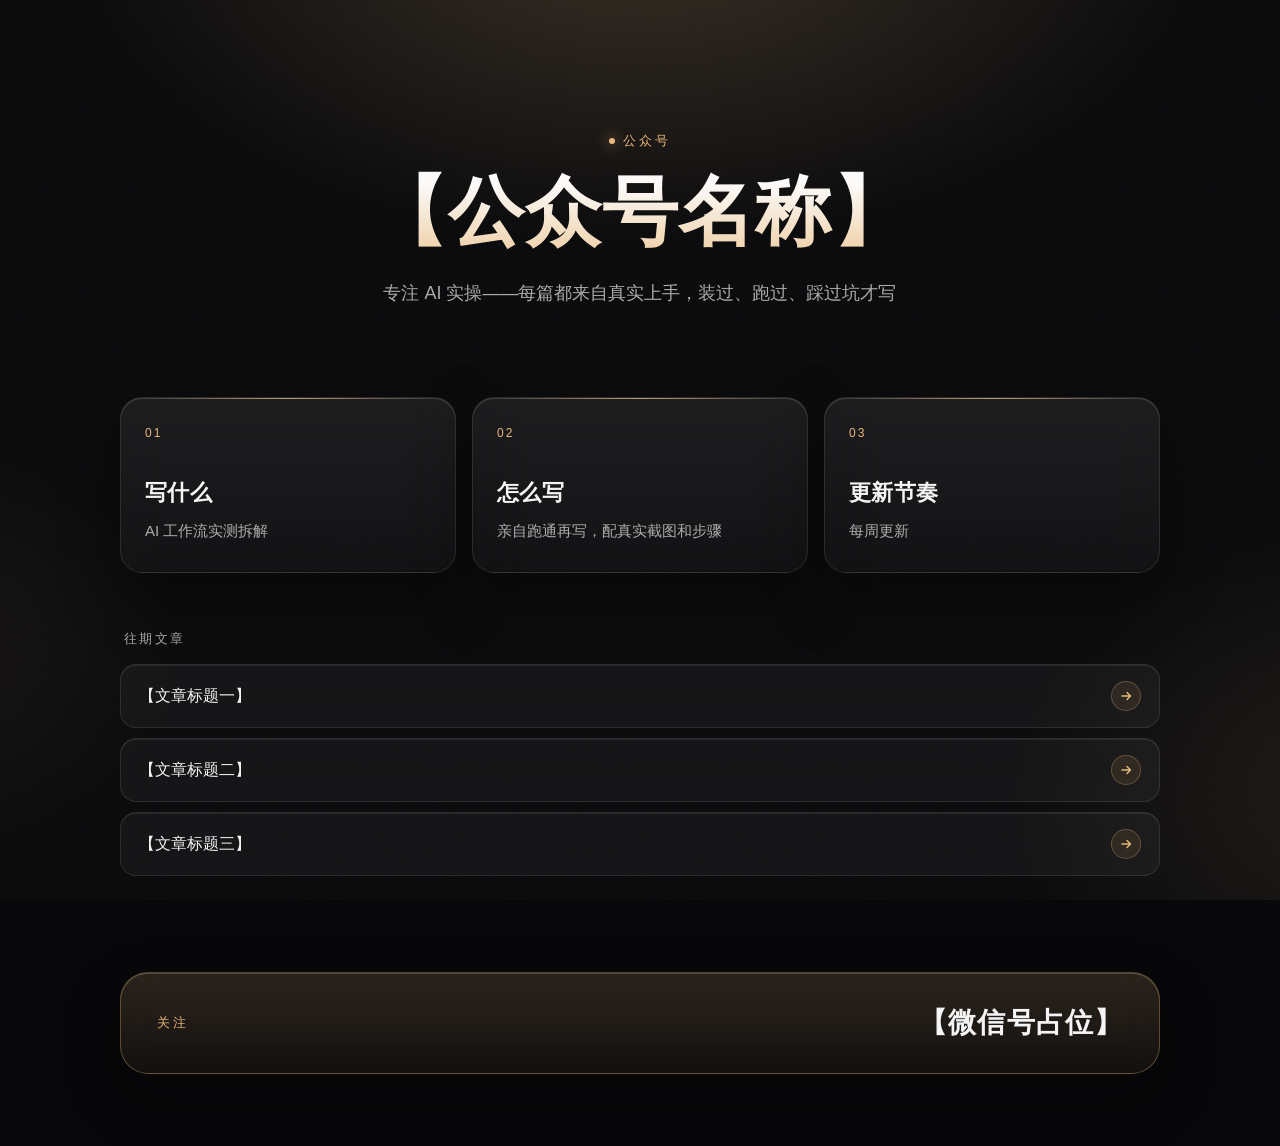
<file: index.html>
<!DOCTYPE html>
<html lang="zh-CN">
  <head>
    <meta charset="utf-8" />
    <meta name="viewport" content="width=device-width, initial-scale=1" />
    <meta name="color-scheme" content="dark" />
    <meta name="theme-color" content="#08080a" />
    <meta
      name="description"
      content="专注 AI 实操——每篇都来自真实上手，装过、跑过、踩过坑才写"
    />
    <title>【公众号名称】</title>
    <link rel="stylesheet" href="styles.css" />
  </head>
  <body>
    <div class="atmosphere" aria-hidden="true"></div>
    <div class="wrap">
      <header class="hero">
        <p class="eyebrow">公众号</p>
        <h1>【公众号名称】</h1>
        <p class="lede">专注 AI 实操——每篇都来自真实上手，装过、跑过、踩过坑才写</p>
      </header>

      <main>
        <section class="cards" aria-label="栏目介绍">
          <article class="card">
            <span class="card-index" aria-hidden="true">01</span>
            <h2>写什么</h2>
            <p>AI 工作流实测拆解</p>
          </article>
          <article class="card">
            <span class="card-index" aria-hidden="true">02</span>
            <h2>怎么写</h2>
            <p>亲自跑通再写，配真实截图和步骤</p>
          </article>
          <article class="card">
            <span class="card-index" aria-hidden="true">03</span>
            <h2>更新节奏</h2>
            <p>每周更新</p>
          </article>
        </section>

        <section class="articles" aria-labelledby="articles-title">
          <h2 id="articles-title">往期文章</h2>
          <ul id="article-list" class="article-list"></ul>
        </section>
      </main>

      <footer class="action">
        <p class="action-label">关注</p>
        <p class="action-id">【微信号占位】</p>
      </footer>
    </div>
    <script src="articles.js"></script>
  </body>
</html>
</file>
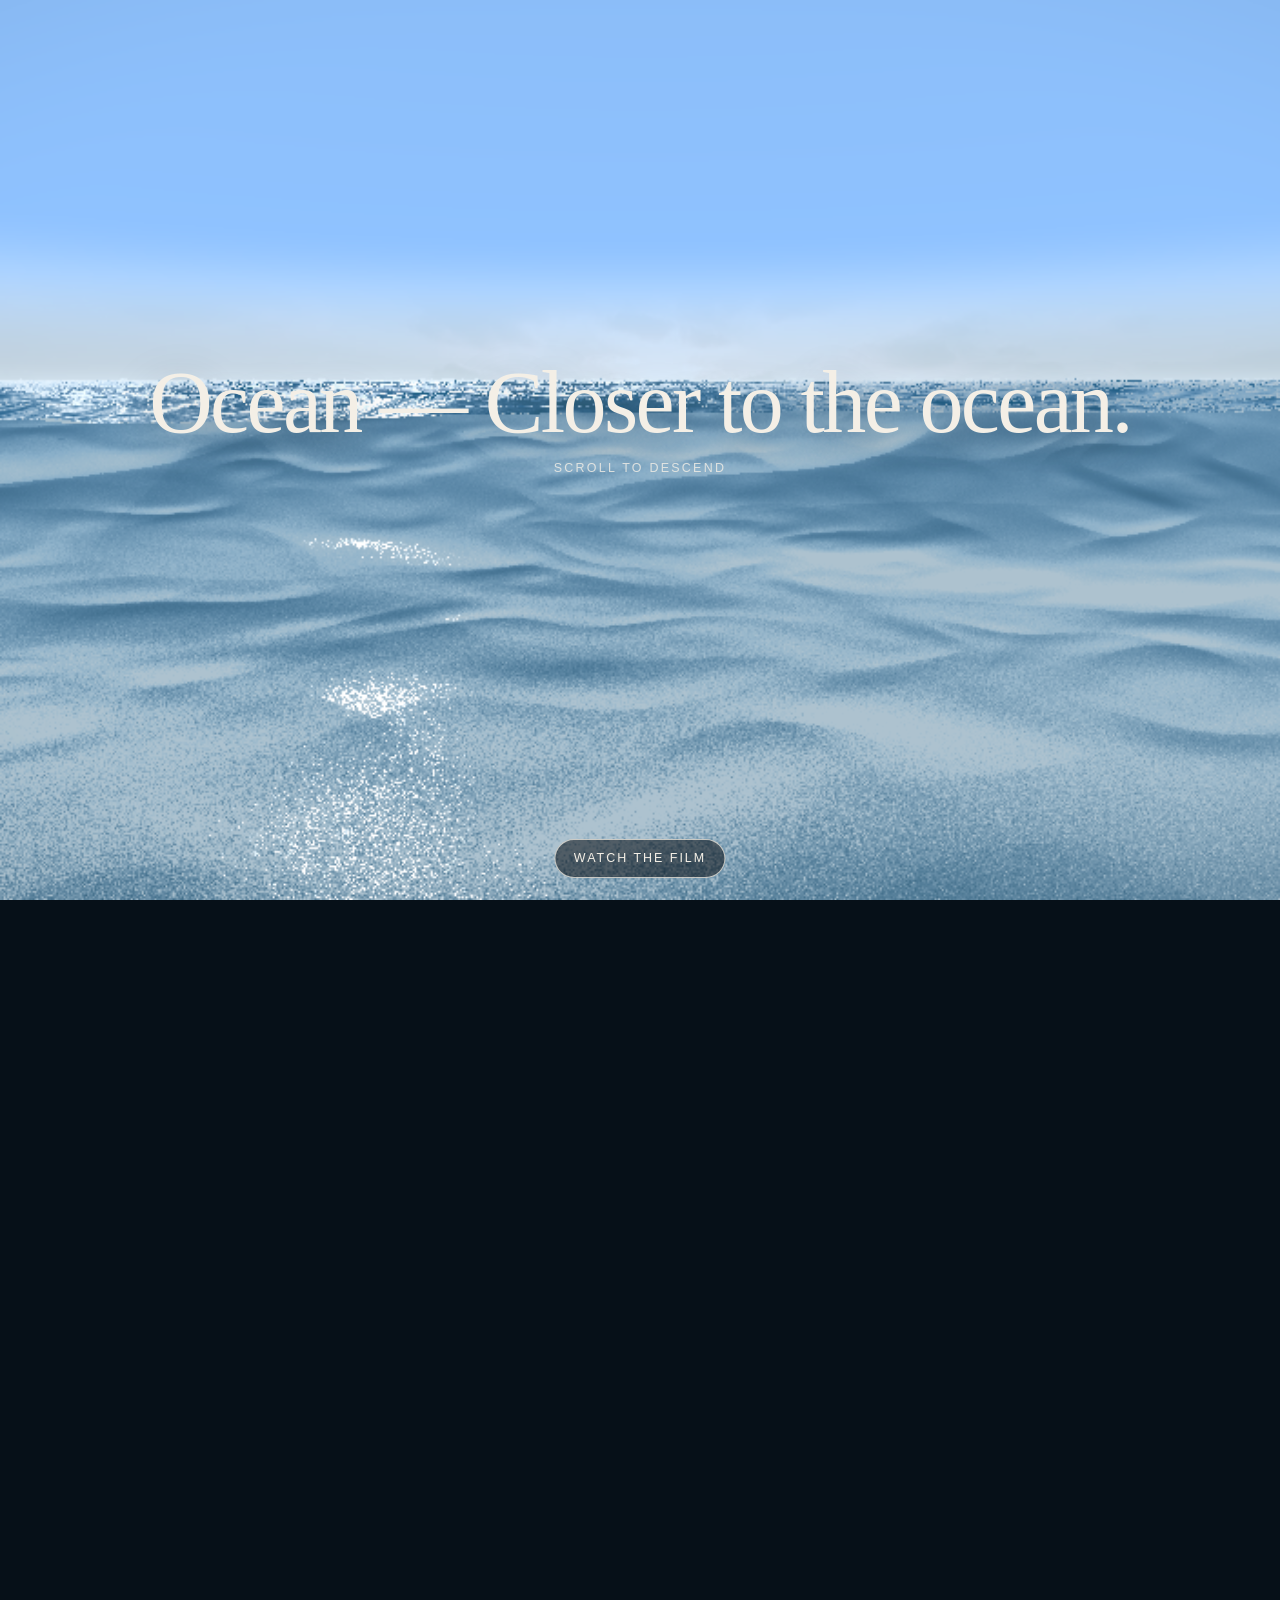
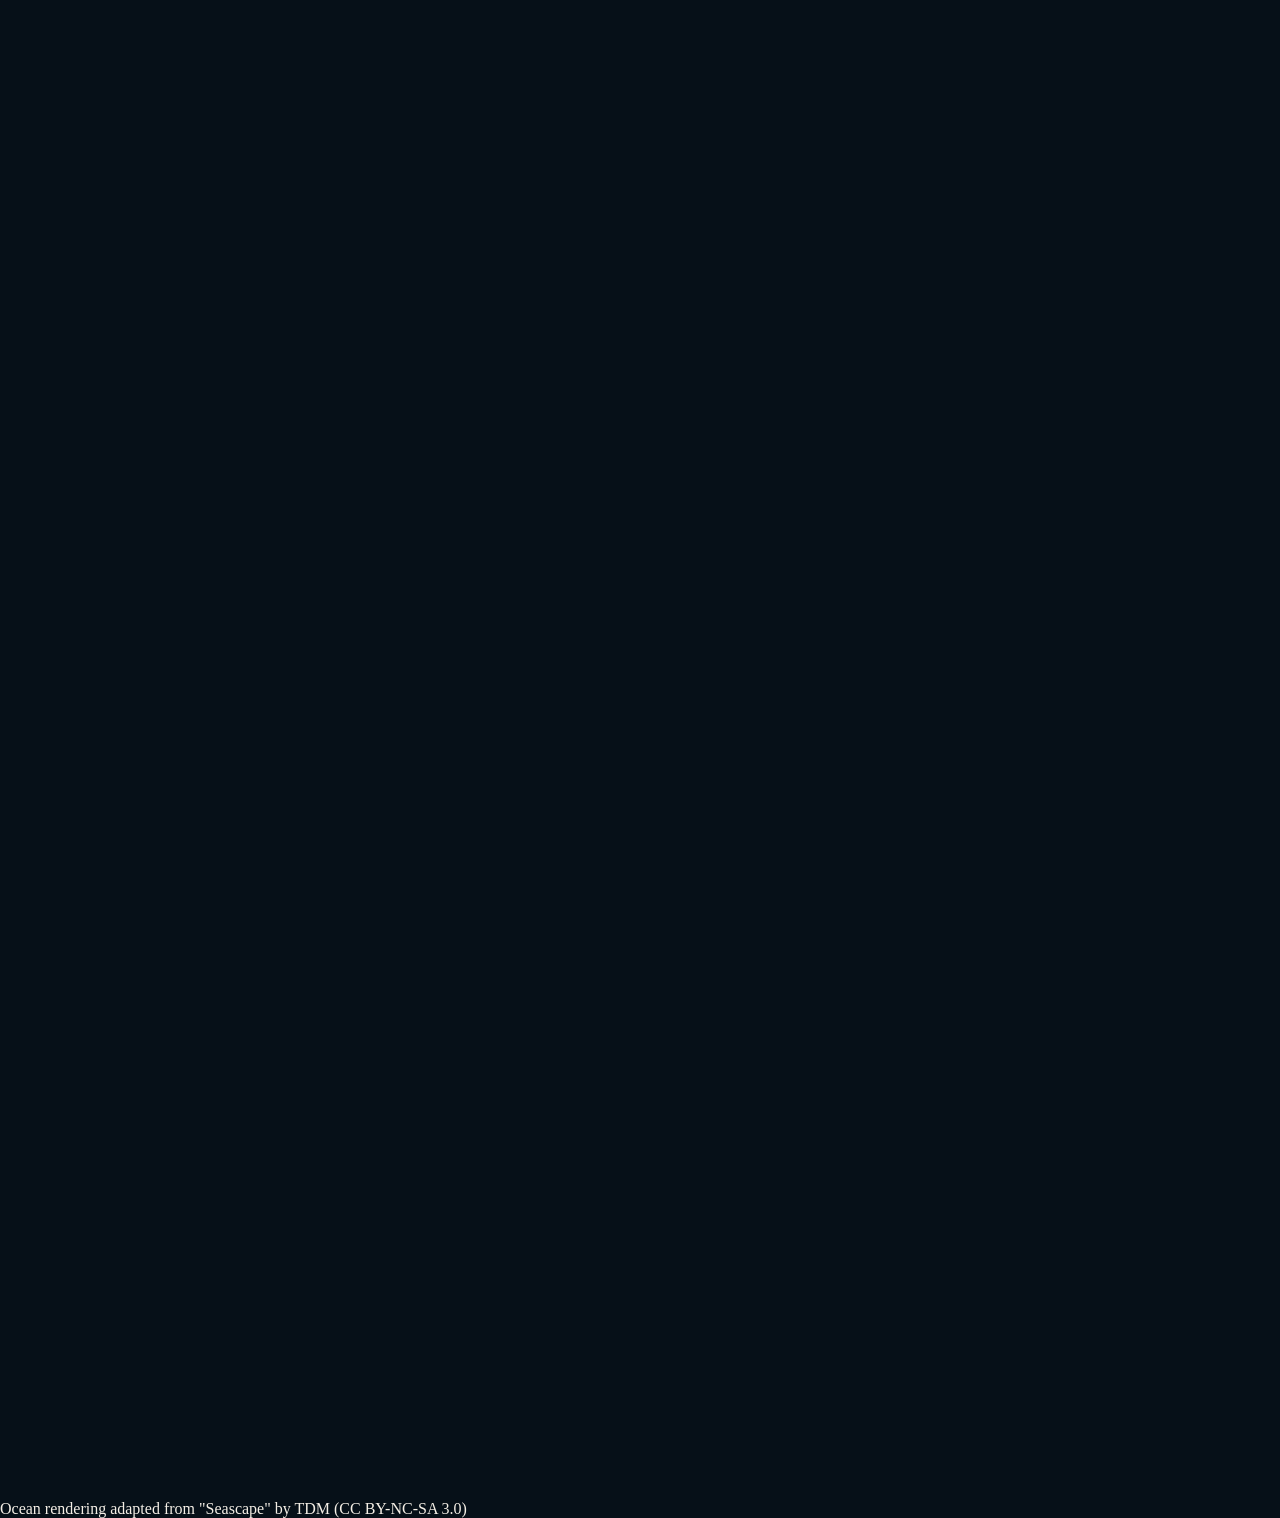
<file: demo/scroll-dive-v2/index.html>
<!DOCTYPE html>
<html lang="en">
<head>
  <meta charset="utf-8">
  <meta name="viewport" content="width=device-width, initial-scale=1">
  <meta name="theme-color" content="#061018">
  <title>Ocean — Closer to the ocean.</title>
  <link rel="stylesheet" href="styles.css">
</head>
<body>
  <!-- Horizon plate is local and replaceable: assets/sunset-horizon.jpg (Unsplash sunset ocean horizon). -->
  <div id="stage">
    <div id="fallback" role="img" aria-label="Sunset over the ocean">
      <p class="fallback-note" id="fallback-note" hidden>This frame needs WebGL. The still above is the sunset horizon.</p>
    </div>
    <canvas id="c" aria-hidden="true"></canvas>
  </div>

  <header class="intro" id="intro">
    <h1>Ocean — Closer to the ocean.</h1>
    <p class="kicker">Scroll to descend</p>
  </header>

  <div class="story">
    <p data-in="0.08" data-out="0.30">The day stays on the surface a little longer than it should.</p>
    <p data-in="0.36" data-out="0.58">A line of light, bent by the swell, then gone.</p>
    <p data-in="0.66" data-out="0.90">Under it, the sun arrives only as columns and dust.</p>
  </div>

  <button type="button" id="watch">Watch the film</button>
  <div class="reel" aria-hidden="true"></div>
  <footer>Ocean rendering adapted from "Seascape" by TDM (CC BY-NC-SA 3.0)</footer>

  <noscript>
    <style>
      #c { display: none !important; }
      #fallback-note { display: block; }
    </style>
  </noscript>
  <script type="module" src="main.js"></script>
</body>
</html>
</file>
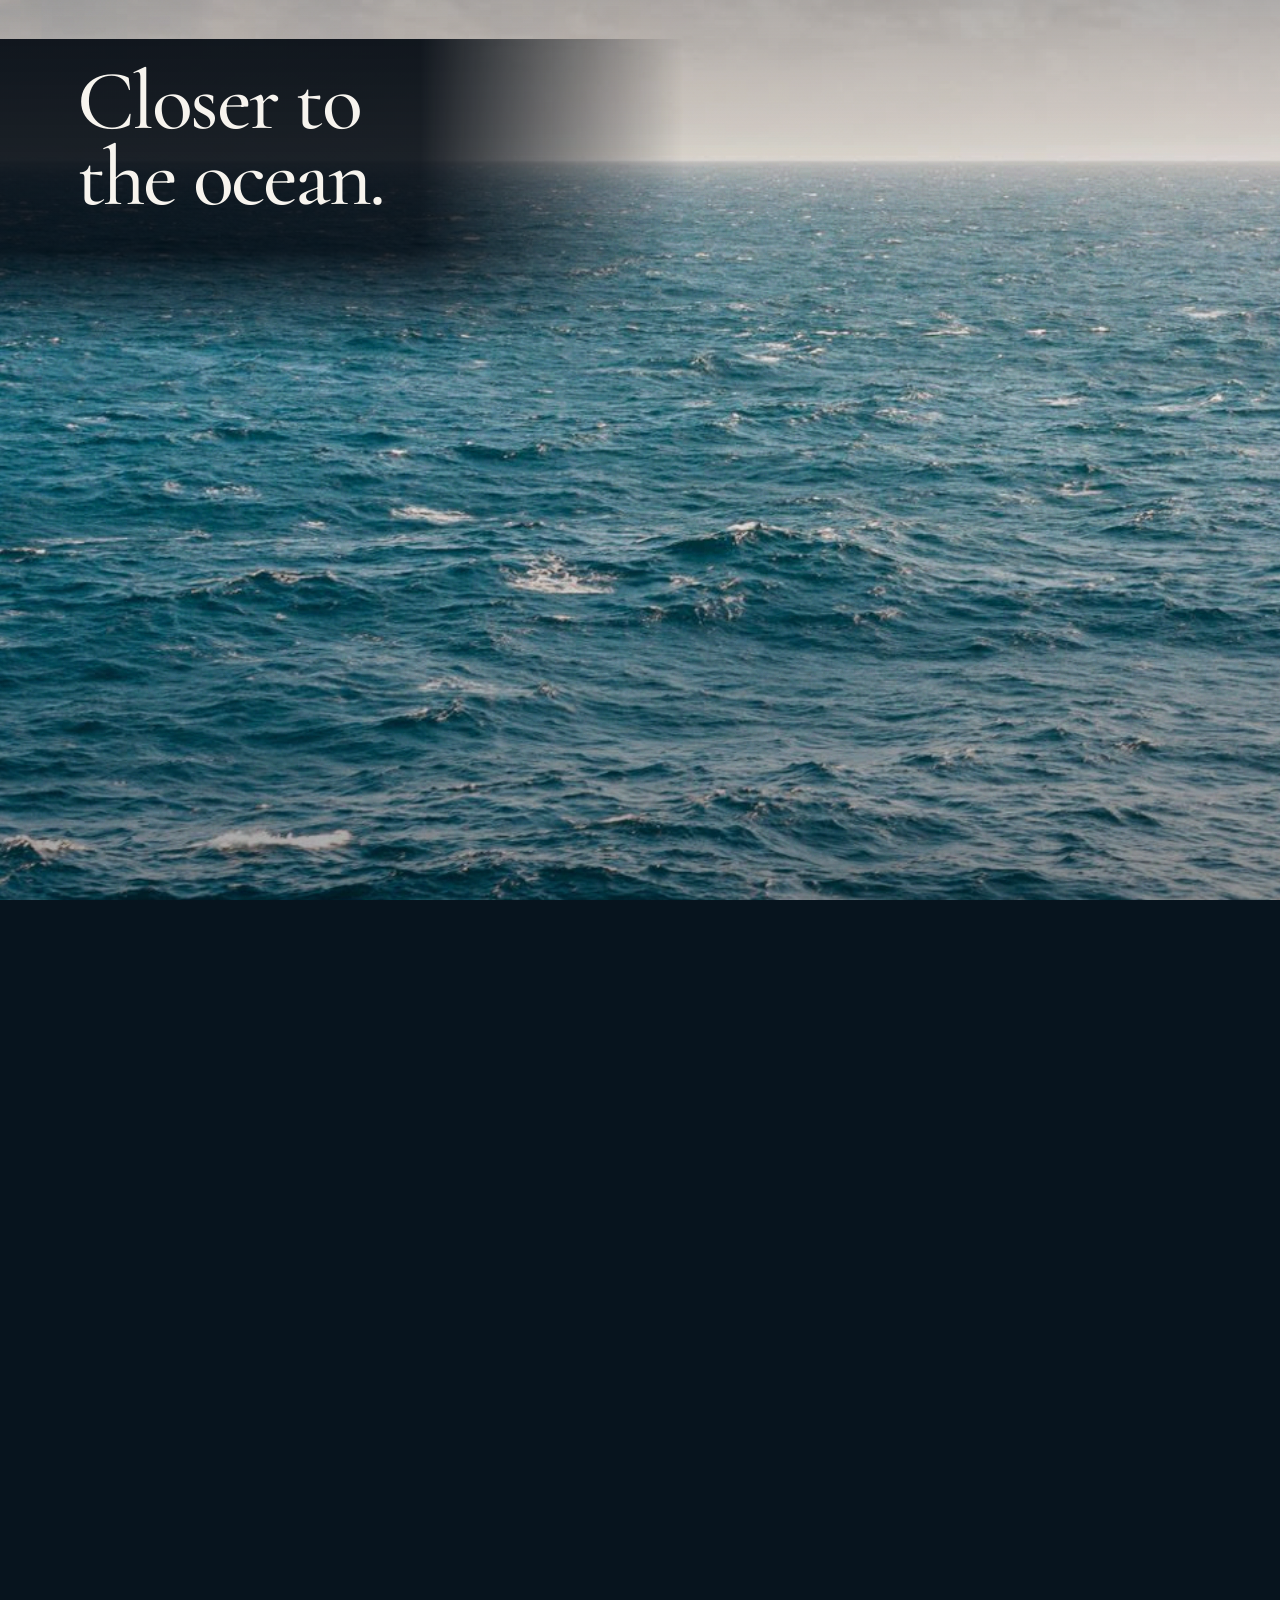
<file: demo/scroll-dive/index.html>
<!DOCTYPE html>
<html lang="en">
<head>
  <meta charset="utf-8">
  <meta name="viewport" content="width=device-width, initial-scale=1">
  <title>Closer to the ocean.</title>
  <link rel="preload" as="image" href="assets/surface.jpg">
  <link rel="preload" as="image" href="assets/transition.jpg">
  <link rel="preload" as="image" href="assets/deep.jpg">
  <link rel="stylesheet" href="styles.css">
  <script>
    if (window.matchMedia("(prefers-reduced-motion: reduce)").matches) {
      document.documentElement.classList.add("reduced");
    }
  </script>
</head>
<body>
  <main>
    <div class="journey" id="journey">
      <div class="stage">
        <div class="bg-parallax">
          <div class="bg-scale">
            <div class="scene scene-surface">
              <div class="breathe" aria-hidden="true"></div>
              <div class="shimmer" aria-hidden="true"></div>
            </div>
            <div class="scene scene-transition"></div>
            <div class="scene scene-deep"></div>
          </div>
        </div>

        <div class="mid-parallax">
          <div class="beams" aria-hidden="true">
            <span style="--tilt:-18deg"><i></i></span>
            <span style="--tilt:-8deg"><i></i></span>
            <span style="--tilt:2deg"><i></i></span>
            <span style="--tilt:11deg"><i></i></span>
            <span style="--tilt:18deg"><i></i></span>
          </div>
          <div class="particles" data-count="48" aria-hidden="true"></div>
          <div class="caustics" aria-hidden="true">
            <div class="caustic-mesh"></div>
            <div class="caustic-mesh mesh-b"></div>
          </div>
        </div>

        <div class="grain" aria-hidden="true"></div>
        <div class="scrim" aria-hidden="true"></div>

        <div class="copy-parallax">
          <h1 class="title">Closer to the ocean.</h1>
          <p class="subtitle seg-sub">A moment of stillness.</p>
          <button class="btn seg-btn" id="dive-button" type="button" tabindex="-1">Dive in</button>
        </div>
      </div>
    </div>

    <div class="static-story">
      <section class="panel" id="panel-surface" aria-label="Surface">
        <div class="scene scene-surface"></div>
        <div class="grain" aria-hidden="true"></div>
        <div class="scrim" aria-hidden="true"></div>
        <div class="panel-copy">
          <h1 class="title">Closer to the ocean.</h1>
          <p class="subtitle">A moment of stillness.</p>
          <a class="btn" href="#panel-deep">Dive in</a>
        </div>
      </section>

      <section class="panel" id="panel-transition" aria-label="Through the surface">
        <div class="scene scene-transition"></div>
        <div class="beams" aria-hidden="true">
          <span style="--tilt:-18deg"><i></i></span>
          <span style="--tilt:-8deg"><i></i></span>
          <span style="--tilt:2deg"><i></i></span>
          <span style="--tilt:11deg"><i></i></span>
          <span style="--tilt:18deg"><i></i></span>
        </div>
        <div class="grain" aria-hidden="true"></div>
        <div class="scrim" aria-hidden="true"></div>
        <div class="panel-copy">
          <p class="title">Closer to the ocean.</p>
          <p class="subtitle">A moment of stillness.</p>
          <a class="btn" href="#panel-deep">Dive in</a>
        </div>
      </section>

      <section class="panel" id="panel-deep" aria-label="Deep water">
        <div class="scene scene-deep"></div>
        <div class="particles" data-count="48" aria-hidden="true"></div>
        <div class="caustics" aria-hidden="true">
          <div class="caustic-mesh"></div>
          <div class="caustic-mesh mesh-b"></div>
        </div>
        <div class="grain" aria-hidden="true"></div>
        <div class="scrim" aria-hidden="true"></div>
        <div class="panel-copy">
          <p class="title">Closer to the ocean.</p>
          <p class="subtitle">A moment of stillness.</p>
          <a class="btn" href="#panel-deep">Dive in</a>
        </div>
      </section>
    </div>
  </main>

  <noscript>
    <style>
      .seg-sub,
      .seg-btn { opacity: 1 !important; transform: none !important; }
      .seg-btn { pointer-events: auto !important; }
    </style>
  </noscript>
  <script src="vendor/gsap.min.js" defer></script>
  <script src="vendor/ScrollTrigger.min.js" defer></script>
  <script src="main.js" defer></script>
</body>
</html>
</file>
<file: styles.css>
:root {
  --bg: #08080a;
  --text: #f4f4f5;
  --muted: rgba(244, 244, 245, 0.68);
  --accent: #e8b87a;
  --accent-soft: rgba(232, 184, 122, 0.16);
  --line: rgba(255, 255, 255, 0.1);
  --glass: rgba(255, 255, 255, 0.045);
  --radius: 22px;
  --ease: cubic-bezier(0.22, 1, 0.36, 1);
  color-scheme: dark;
}

* {
  box-sizing: border-box;
}

html,
body {
  margin: 0;
}

body {
  min-height: 100vh;
  color: var(--text);
  font-family: "PingFang SC", "Hiragino Sans GB", "Noto Sans SC", "Noto Sans CJK SC",
    "Source Han Sans SC", "Microsoft YaHei", "WenQuanYi Micro Hei", sans-serif;
  background: var(--bg);
  line-height: 1.6;
  -webkit-font-smoothing: antialiased;
}

a:any-link {
  color: var(--accent);
}

::selection {
  background: rgba(232, 184, 122, 0.35);
  color: #fff;
}

.atmosphere {
  position: fixed;
  inset: 0;
  z-index: 0;
  pointer-events: none;
  background:
    radial-gradient(920px 540px at 50% -10%, rgba(232, 184, 122, 0.22), transparent 62%),
    radial-gradient(640px 460px at 108% 88%, rgba(232, 184, 122, 0.1), transparent 58%),
    radial-gradient(520px 380px at -8% 72%, rgba(232, 184, 122, 0.07), transparent 55%),
    var(--bg);
}

.atmosphere::after {
  content: "";
  position: absolute;
  inset: 0;
  opacity: 0.045;
  background-image: url("data:image/svg+xml,%3Csvg xmlns='http://www.w3.org/2000/svg' width='180' height='180'%3E%3Cfilter id='n'%3E%3CfeTurbulence type='fractalNoise' baseFrequency='0.85' numOctaves='2' stitchTiles='stitch'/%3E%3C/filter%3E%3Crect width='100%25' height='100%25' filter='url(%23n)'/%3E%3C/svg%3E");
}

.wrap {
  position: relative;
  z-index: 1;
  width: min(1040px, calc(100% - 32px));
  margin: 0 auto;
  padding: clamp(72px, 14vh, 140px) 0 72px;
}

.hero {
  text-align: center;
  margin-bottom: clamp(56px, 8vw, 88px);
}

.eyebrow {
  display: inline-flex;
  align-items: center;
  gap: 8px;
  margin: 0 0 18px;
  color: var(--accent);
  font-size: 13px;
  letter-spacing: 0.22em;
}

.eyebrow::before {
  content: "";
  width: 6px;
  height: 6px;
  border-radius: 50%;
  background: var(--accent);
  box-shadow: 0 0 14px var(--accent);
}

h1 {
  margin: 0;
  font-size: clamp(40px, 7vw, 76px);
  font-weight: 600;
  letter-spacing: 0.01em;
  line-height: 1.12;
}

@supports ((-webkit-background-clip: text) or (background-clip: text)) {
  h1 {
    background: linear-gradient(180deg, #fbfaf8 18%, #e8b87a 145%);
    -webkit-background-clip: text;
    background-clip: text;
    color: transparent;
  }
}

.lede {
  margin: 22px auto 0;
  max-width: 34em;
  color: var(--muted);
  font-size: clamp(16px, 2.1vw, 18px);
  line-height: 1.8;
}

.cards {
  display: grid;
  grid-template-columns: 1fr;
  gap: 12px;
}

.card {
  position: relative;
  overflow: hidden;
  padding: 26px 24px 28px;
  border-radius: var(--radius);
  background: linear-gradient(180deg, rgba(255, 255, 255, 0.075), rgba(255, 255, 255, 0.03));
  border: 1px solid var(--line);
  box-shadow:
    0 24px 60px rgba(0, 0, 0, 0.35),
    inset 0 1px 0 rgba(255, 255, 255, 0.14);
  backdrop-filter: blur(22px) saturate(1.35);
  -webkit-backdrop-filter: blur(22px) saturate(1.35);
  transition:
    transform 0.35s var(--ease),
    border-color 0.35s var(--ease),
    box-shadow 0.35s var(--ease);
}

.card::before {
  content: "";
  position: absolute;
  top: 0;
  left: 22px;
  right: 22px;
  height: 1px;
  background: linear-gradient(90deg, transparent, rgba(232, 184, 122, 0.75), transparent);
}

.card:hover,
.card:focus-within {
  transform: translateY(-6px);
  border-color: rgba(232, 184, 122, 0.45);
  box-shadow:
    0 30px 70px rgba(0, 0, 0, 0.45),
    0 0 40px rgba(232, 184, 122, 0.08),
    inset 0 1px 0 rgba(255, 255, 255, 0.2);
}

.card:active {
  transform: translateY(-2px);
}

.card-index {
  display: block;
  margin-bottom: 32px;
  color: var(--accent);
  font-size: 12px;
  letter-spacing: 0.18em;
  font-variant-numeric: tabular-nums;
}

.card h2 {
  margin: 0 0 8px;
  font-size: 22px;
  font-weight: 600;
  letter-spacing: 0.02em;
}

.card p {
  margin: 0;
  color: var(--muted);
  font-size: 15px;
  line-height: 1.7;
}

.articles {
  margin-top: 56px;
}

.articles h2 {
  margin: 0 0 14px 4px;
  font-size: 13px;
  font-weight: 500;
  letter-spacing: 0.18em;
  color: var(--muted);
}

.article-list {
  list-style: none;
  margin: 0;
  padding: 0;
  display: grid;
  gap: 10px;
}

.article-list a {
  display: flex;
  align-items: center;
  justify-content: space-between;
  gap: 16px;
  min-height: 60px;
  padding: 16px 18px;
  border-radius: 16px;
  color: var(--text);
  text-decoration: none;
  background: var(--glass);
  border: 1px solid var(--line);
  box-shadow: inset 0 1px 0 rgba(255, 255, 255, 0.08);
  backdrop-filter: blur(16px) saturate(1.3);
  -webkit-backdrop-filter: blur(16px) saturate(1.3);
  transition:
    transform 0.3s var(--ease),
    border-color 0.3s var(--ease),
    background 0.3s var(--ease),
    color 0.3s var(--ease),
    box-shadow 0.3s var(--ease);
}

.article-list a:hover {
  transform: translateY(-2px);
  color: var(--accent);
  background: var(--accent-soft);
  border-color: rgba(232, 184, 122, 0.42);
  box-shadow:
    0 16px 36px rgba(0, 0, 0, 0.28),
    inset 0 1px 0 rgba(255, 255, 255, 0.12);
}

.article-list a:focus-visible {
  outline: none;
  color: var(--accent);
  border-color: rgba(232, 184, 122, 0.7);
  box-shadow: 0 0 0 2px rgba(232, 184, 122, 0.45);
}

.article-list a:active {
  transform: translateY(0);
}

.article-title {
  min-width: 0;
  font-size: 16px;
}

.article-arrow {
  flex: none;
  width: 30px;
  height: 30px;
  border-radius: 50%;
  display: grid;
  place-items: center;
  color: var(--accent);
  background: rgba(232, 184, 122, 0.1);
  border: 1px solid rgba(232, 184, 122, 0.28);
  transition:
    transform 0.3s var(--ease),
    background 0.3s var(--ease);
}

.article-list a:hover .article-arrow,
.article-list a:focus-visible .article-arrow {
  transform: translateX(4px);
  background: rgba(232, 184, 122, 0.22);
}

.action {
  display: flex;
  flex-direction: column;
  align-items: flex-start;
  gap: 6px;
  margin-top: clamp(64px, 9vw, 96px);
  padding: 26px 24px;
  border-radius: 28px;
  background: linear-gradient(180deg, rgba(232, 184, 122, 0.16), rgba(232, 184, 122, 0.05));
  border: 1px solid rgba(232, 184, 122, 0.32);
  box-shadow:
    0 24px 60px rgba(0, 0, 0, 0.32),
    inset 0 1px 0 rgba(255, 255, 255, 0.16);
  backdrop-filter: blur(20px) saturate(1.3);
  -webkit-backdrop-filter: blur(20px) saturate(1.3);
  transition:
    transform 0.35s var(--ease),
    border-color 0.35s var(--ease),
    box-shadow 0.35s var(--ease);
}

.action:hover {
  transform: translateY(-4px);
  border-color: rgba(232, 184, 122, 0.6);
  box-shadow:
    0 28px 70px rgba(0, 0, 0, 0.4),
    0 0 48px rgba(232, 184, 122, 0.12),
    inset 0 1px 0 rgba(255, 255, 255, 0.22);
}

.action-label,
.action-id {
  margin: 0;
}

.action-label {
  color: var(--accent);
  font-size: 13px;
  letter-spacing: 0.2em;
}

.action-id {
  font-size: clamp(22px, 4vw, 28px);
  font-weight: 600;
  letter-spacing: 0.04em;
}

@media (min-width: 800px) {
  .cards {
    grid-template-columns: repeat(3, 1fr);
    gap: 16px;
  }

  .action {
    flex-direction: row;
    align-items: center;
    justify-content: space-between;
    padding: 28px 36px;
  }
}

@media (prefers-reduced-motion: reduce) {
  *,
  *::before,
  *::after {
    transition: none !important;
  }
}
</file>
<file: demo/scroll-dive-v2/styles.css>
:root {
  color-scheme: dark;
  --ink: #f4efe6;
  --deep: #061018;
}

* { box-sizing: border-box; }

html,
body {
  margin: 0;
  width: 100%;
  overflow-x: hidden;
  background: var(--deep);
  color: var(--ink);
  scrollbar-width: none;
}

html::-webkit-scrollbar,
body::-webkit-scrollbar {
  display: none;
  width: 0;
  height: 0;
}

body {
  font-family: "Iowan Old Style", Palatino, "Palatino Linotype", Georgia, serif;
}

#stage,
#fallback,
#c {
  position: fixed;
  inset: 0;
  width: 100%;
  height: 100%;
}

#c {
  display: block;
  z-index: 1;
  visibility: hidden;
}

#fallback {
  z-index: 0;
  background:
    linear-gradient(180deg, rgba(6, 12, 24, 0.15) 0%, rgba(6, 16, 24, 0.05) 42%, rgba(4, 18, 28, 0.25) 58%, rgba(3, 10, 16, 0.72) 100%),
    url("assets/sunset-horizon.jpg") center 42% / cover no-repeat,
    linear-gradient(180deg, #1c2a4a 0%, #c45432 46%, #e39a58 62%, #0c3b46 78%, #041018 100%);
}

.fallback-note {
  position: absolute;
  left: 1.25rem;
  bottom: 5.5rem;
  max-width: min(26rem, calc(100% - 2.5rem));
  margin: 0;
  font-family: "Avenir Next", "Segoe UI", Helvetica, Arial, sans-serif;
  font-size: 0.78rem;
  letter-spacing: 0.04em;
  color: rgba(244, 239, 230, 0.82);
}

.intro {
  position: fixed;
  inset: 0;
  z-index: 2;
  display: flex;
  flex-direction: column;
  align-items: center;
  justify-content: center;
  text-align: center;
  padding: 2rem 1.25rem 6rem;
  pointer-events: none;
}

h1 {
  margin: 0;
  max-width: calc(100% - 0.5rem);
  font-weight: 500;
  font-size: clamp(2rem, 7vw, 5.5rem);
  line-height: 0.96;
  letter-spacing: -0.03em;
  text-shadow: 0 10px 40px rgba(0, 0, 0, 0.35);
}

.kicker {
  margin: 1rem 0 0;
  font-family: "Avenir Next", "Segoe UI", Helvetica, Arial, sans-serif;
  font-size: 0.78rem;
  letter-spacing: 0.18em;
  text-transform: uppercase;
  color: rgba(244, 239, 230, 0.8);
}

.story p {
  position: fixed;
  z-index: 2;
  left: 50%;
  top: 50%;
  width: min(36rem, calc(100% - 2.5rem));
  margin: 0;
  transform: translate(-50%, -50%);
  text-align: center;
  font-size: clamp(1.15rem, 2.5vw, 1.85rem);
  line-height: 1.35;
  letter-spacing: -0.02em;
  color: #102838;
  opacity: 0;
  pointer-events: none;
  text-shadow: none;
}

#watch {
  position: fixed;
  z-index: 3;
  left: 50%;
  bottom: 1.4rem;
  transform: translateX(-50%);
  max-width: calc(100% - 2rem);
  padding: 0.72rem 1.15rem;
  border: 1px solid rgba(244, 239, 230, 0.75);
  border-radius: 999px;
  background: rgba(6, 12, 18, 0.55);
  color: var(--ink);
  font-family: "Avenir Next", "Segoe UI", Helvetica, Arial, sans-serif;
  font-size: 0.78rem;
  letter-spacing: 0.16em;
  text-transform: uppercase;
  cursor: pointer;
}

#watch:hover { background: rgba(6, 12, 18, 0.78); }

#watch:focus-visible {
  outline: 2px solid var(--ink);
  outline-offset: 3px;
}

.reel { height: 700vh; }

@media (max-width: 420px) {
  h1 { font-size: 2rem; }
  .story p { font-size: 1.12rem; }
  #watch { bottom: 1rem; letter-spacing: 0.12em; }
}
</file>
<file: demo/scroll-dive/styles.css>
@font-face {
  font-family: "Cormorant Garamond";
  src: url("assets/cormorant-garamond-500.woff2") format("woff2");
  font-weight: 500;
  font-style: normal;
  font-display: swap;
}

@font-face {
  font-family: Outfit;
  src: url("assets/outfit-400.woff2") format("woff2");
  font-weight: 400;
  font-style: normal;
  font-display: swap;
}

@font-face {
  font-family: Outfit;
  src: url("assets/outfit-500.woff2") format("woff2");
  font-weight: 500;
  font-style: normal;
  font-display: swap;
}

:root {
  --ink: #f7f4ee;
  --ink-soft: #f3efe6;
  --deep: #07141e;
  --btn: #f3eadb;
  --btn-ink: #102033;
  color-scheme: dark;
}

*,
*::before,
*::after {
  box-sizing: border-box;
}

html,
body {
  margin: 0;
  padding: 0;
  background: var(--deep);
  color: var(--ink);
}

body {
  font-family: Outfit, Inter, "Liberation Sans", sans-serif;
  text-rendering: optimizeLegibility;
  -webkit-font-smoothing: antialiased;
}

::selection {
  background: rgba(243, 234, 219, 0.88);
  color: var(--btn-ink);
}

.journey {
  height: 500vh;
}

.stage {
  position: sticky;
  top: 0;
  height: 100vh;
  overflow: hidden;
  background: var(--deep);
}

.bg-parallax,
.mid-parallax,
.scene,
.beams,
.caustics,
.particles,
.grain,
.scrim,
.breathe,
.shimmer {
  pointer-events: none;
}

.bg-parallax {
  position: absolute;
  left: -14%;
  top: -48%;
  width: 128%;
  height: 190%;
  z-index: 0;
}

.bg-scale {
  width: 100%;
  height: 100%;
  transform-origin: 50% 46%;
}

.scene {
  position: absolute;
  inset: 0;
  background-position: center;
  background-size: cover;
  background-repeat: no-repeat;
}

.scene-surface {
  background-image:
    linear-gradient(180deg, rgba(12, 18, 32, 0.12), rgba(12, 18, 32, 0) 30%, rgba(4, 16, 28, 0.18)),
    url("assets/surface.jpg");
  background-position: center 40%;
}

.breathe,
.shimmer {
  position: absolute;
}

.breathe {
  inset: 0;
  background: radial-gradient(ellipse 55% 42% at 68% 36%, rgba(255, 214, 150, 0.95), rgba(255, 170, 90, 0.28) 42%, transparent 70%);
  mix-blend-mode: soft-light;
  opacity: 0.2;
}

.shimmer {
  top: 52%;
  left: -35%;
  width: 38%;
  height: 24%;
  background: linear-gradient(100deg, transparent 0%, rgba(255, 248, 230, 0.15) 35%, rgba(255, 255, 255, 0.75) 50%, rgba(255, 236, 200, 0.2) 65%, transparent 100%);
  mix-blend-mode: screen;
  opacity: 0.35;
}

.scene-transition {
  background-image:
    linear-gradient(180deg, rgba(255, 244, 220, 0.12), rgba(3, 24, 36, 0.28)),
    url("assets/transition.jpg");
  background-position: center 28%;
}

.scene-deep {
  background-image:
    linear-gradient(180deg, rgba(2, 16, 28, 0.18), rgba(1, 8, 16, 0.42)),
    url("assets/deep.jpg");
  background-position: center 40%;
}

.journey .scene-transition,
.journey .scene-deep,
.journey .beams,
.journey .particles,
.journey .caustics {
  opacity: 0;
}

.mid-parallax {
  position: absolute;
  left: -6%;
  top: -70vh;
  width: 112%;
  height: 240vh;
  z-index: 1;
}

.beams,
.particles,
.caustics {
  position: absolute;
  inset: 0;
}

.beams span {
  position: absolute;
  top: 18%;
  height: 78%;
  transform: rotate(var(--tilt));
  transform-origin: top center;
}

.beams i {
  display: block;
  width: 100%;
  height: 100%;
  transform-origin: top center;
  background: linear-gradient(
    180deg,
    rgba(255, 250, 236, 0.92) 0%,
    rgba(214, 240, 236, 0.38) 42%,
    rgba(170, 220, 230, 0) 78%
  );
  mix-blend-mode: screen;
}

.beams span:nth-child(1) { left: 8%; width: 14vw; }
.beams span:nth-child(2) { left: 24%; width: 18vw; }
.beams span:nth-child(3) { left: 42%; width: 20vw; }
.beams span:nth-child(4) { left: 60%; width: 16vw; }
.beams span:nth-child(5) { left: 76%; width: 13vw; }

.particles {
  overflow: hidden;
}

.particles span {
  position: absolute;
  border-radius: 50%;
  background: rgba(232, 248, 255, 0.95);
  box-shadow: 0 0 6px rgba(210, 240, 255, 0.45);
}

.caustic-mesh {
  position: absolute;
  left: -25%;
  top: -15%;
  width: 160%;
  height: 150%;
  background-image:
    radial-gradient(ellipse 14px 9px at 18% 22%, rgba(230, 250, 255, 0.95), transparent 70%),
    radial-gradient(ellipse 10px 16px at 62% 38%, rgba(190, 235, 255, 0.8), transparent 72%),
    radial-gradient(ellipse 18px 11px at 40% 70%, rgba(210, 245, 255, 0.7), transparent 70%),
    radial-gradient(ellipse 9px 9px at 82% 18%, rgba(255, 255, 255, 0.85), transparent 70%),
    radial-gradient(ellipse 12px 18px at 28% 84%, rgba(180, 225, 245, 0.75), transparent 72%),
    radial-gradient(ellipse 16px 8px at 74% 62%, rgba(220, 248, 255, 0.8), transparent 70%);
  background-size: 260px 180px;
  mix-blend-mode: screen;
  opacity: 0.9;
}

.mesh-b {
  opacity: 0.55;
  background-position: 90px 50px;
  background-size: 220px 200px;
}

.grain {
  position: absolute;
  inset: 0;
  z-index: 2;
  opacity: 0.1;
  mix-blend-mode: overlay;
  background-image: url("assets/noise.png");
  background-size: 180px 180px;
}

.scrim {
  position: absolute;
  inset: 0;
  z-index: 3;
  background:
    linear-gradient(180deg, rgba(3, 10, 18, 0.28) 0%, rgba(3, 10, 18, 0.05) 22%, rgba(3, 10, 18, 0) 48%, rgba(3, 10, 18, 0.28) 100%);
}

.copy-parallax,
.panel-copy {
  position: relative;
  z-index: 4;
  width: min(40rem, 100%);
  padding: 0 clamp(1.25rem, 6vw, 6.5rem);
}

.copy-parallax {
  position: absolute;
  left: 0;
  right: 0;
  top: 7vh;
}

.panel-copy {
  padding-bottom: calc(clamp(2.25rem, 8vh, 5.25rem) + env(safe-area-inset-bottom));
}

.copy-parallax::before {
  content: "";
  position: absolute;
  z-index: -1;
  left: -0.5rem;
  top: -1.5rem;
  bottom: -1.75rem;
  width: min(48rem, 108%);
  background: linear-gradient(180deg, rgba(3, 10, 18, 0.92) 0%, rgba(3, 10, 18, 0.86) 68%, rgba(3, 10, 18, 0) 100%);
  -webkit-mask-image: linear-gradient(90deg, #000 0%, #000 62%, transparent 100%);
  mask-image: linear-gradient(90deg, #000 0%, #000 62%, transparent 100%);
}

.title {
  margin: 0;
  max-width: 10ch;
  font-family: "Cormorant Garamond", "Liberation Serif", Georgia, serif;
  font-weight: 500;
  font-size: clamp(3.05rem, 6.6vw, 5.6rem);
  line-height: 0.9;
  letter-spacing: -0.03em;
  color: var(--ink);
  text-wrap: balance;
}

.subtitle {
  margin: 0.85rem 0 0;
  max-width: 22rem;
  font-weight: 400;
  font-size: clamp(1.05rem, 1.7vw, 1.25rem);
  line-height: 1.4;
  color: var(--ink-soft);
}

.journey .seg-sub,
.journey .seg-btn {
  opacity: 0;
  transform: translateY(40px);
}

.btn {
  appearance: none;
  display: inline-flex;
  align-items: center;
  justify-content: center;
  margin-top: 1.15rem;
  min-height: 48px;
  padding: 0.85rem 1.4rem;
  border: 0;
  border-radius: 999px;
  background: var(--btn);
  color: var(--btn-ink);
  font: 500 1rem/1 Outfit, Inter, "Liberation Sans", sans-serif;
  text-decoration: none;
  cursor: pointer;
  -webkit-tap-highlight-color: transparent;
}

.journey .seg-btn {
  pointer-events: none;
}

.journey .seg-btn.is-live {
  pointer-events: auto;
}

.btn:hover {
  background: #fff6ea;
}

.btn:focus-visible {
  outline: 3px solid var(--ink);
  outline-offset: 4px;
}

.static-story {
  display: none;
}

.panel {
  position: relative;
  display: flex;
  align-items: flex-end;
  min-height: 100vh;
  overflow: hidden;
  background: var(--deep);
}

.panel .beams,
.panel .particles,
.panel .caustics {
  opacity: 1;
}

.journey .breathe {
  animation: surface-breathe 10s ease-in-out infinite;
}

.journey .shimmer {
  animation: surface-shimmer 11s ease-in-out infinite;
}

.journey .beams i {
  animation: beam-sway 8s ease-in-out infinite;
}

.journey .beams span:nth-child(1) i { animation-delay: -0.6s; }
.journey .beams span:nth-child(2) i { animation-delay: -2.4s; }
.journey .beams span:nth-child(3) i { animation-delay: -4.1s; }
.journey .beams span:nth-child(4) i { animation-delay: -5.5s; }
.journey .beams span:nth-child(5) i { animation-delay: -1.8s; }

.journey .particles span {
  animation-name: particle-rise;
  animation-timing-function: linear;
  animation-iteration-count: infinite;
}

.journey .caustic-mesh {
  animation: caustic-slide 9s ease-in-out infinite alternate;
}

.journey .mesh-b {
  animation-duration: 7.5s;
  animation-direction: alternate-reverse;
}

@keyframes surface-breathe {
  0%,
  100% { opacity: 0.18; }
  50% { opacity: 0.82; }
}

@keyframes surface-shimmer {
  0% { transform: translate3d(0, 0, 0); opacity: 0.2; }
  45% { opacity: 0.7; }
  100% { transform: translate3d(320%, 4vh, 0); opacity: 0.15; }
}

@keyframes beam-sway {
  0%,
  100% { transform: rotate(-7deg); opacity: 0.42; }
  50% { transform: rotate(7deg); opacity: 1; }
}

@keyframes particle-rise {
  0% { transform: translate3d(0, 18vh, 0); opacity: 0; }
  14% { opacity: 1; }
  86% { opacity: 0.8; }
  100% { transform: translate3d(var(--dx), -105vh, 0); opacity: 0; }
}

@keyframes caustic-slide {
  from { transform: translate3d(0, 0, 0); }
  to { transform: translate3d(-14%, 9%, 0); }
}

@media (prefers-reduced-motion: reduce) {
  .journey {
    display: none;
  }

  .static-story {
    display: block;
  }
}

html.reduced .journey {
  display: none;
}

html.reduced .static-story {
  display: block;
}

@media (prefers-reduced-motion: no-preference) {
  .bg-scale,
  .bg-parallax,
  .mid-parallax,
  .copy-parallax {
    will-change: transform;
  }
}

@media (max-width: 700px) {
  .title {
    font-size: clamp(2.7rem, 12vw, 4rem);
  }

  .copy-parallax {
    top: 5vh;
  }
}

@media (forced-colors: active) {
  .btn {
    border: 1px solid ButtonText;
  }
}
</file>
